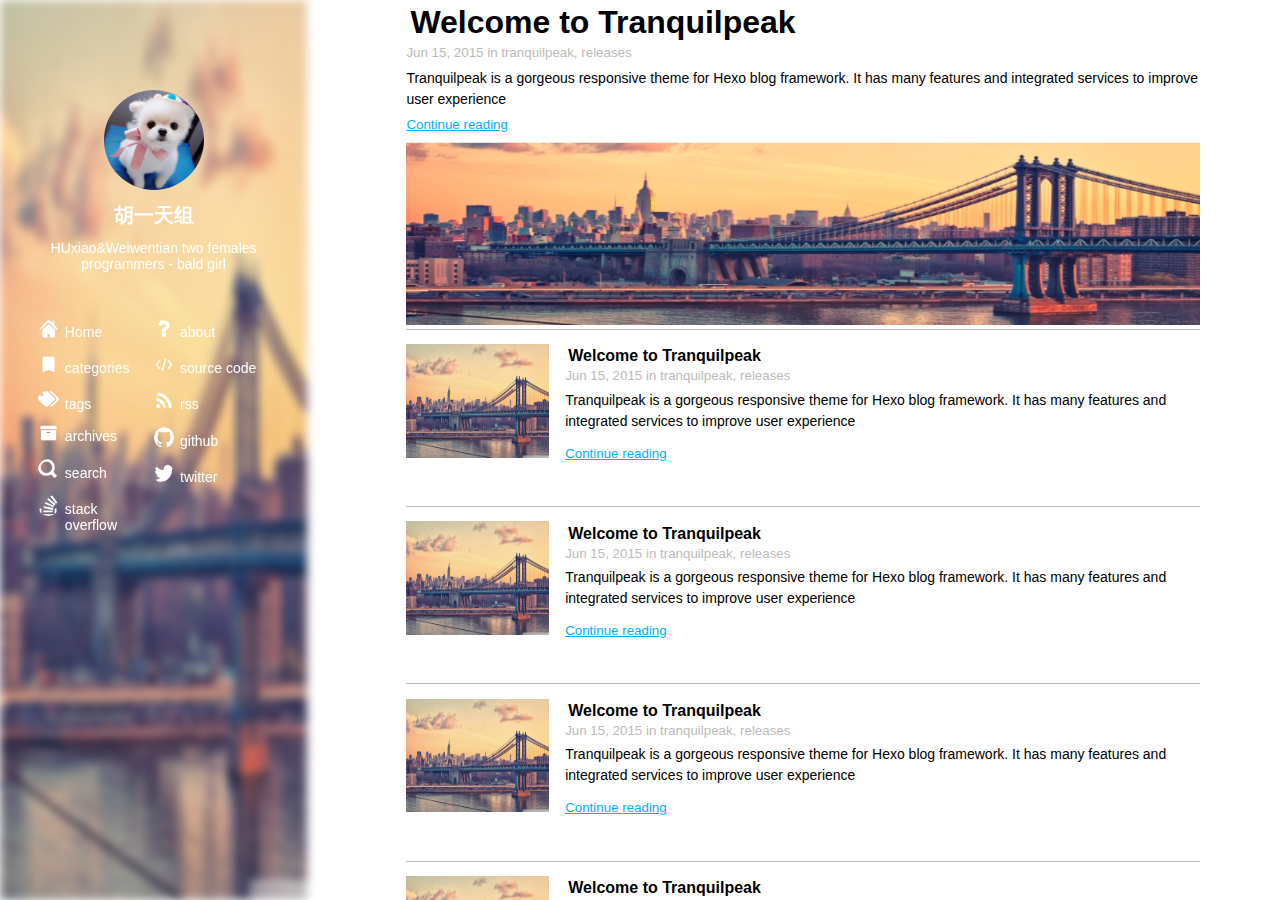
<file: index.html>
<!DOCTYPE html>
<html>

<head>
  <title>博客</title>
  <meta http-equiv="content-type" content="text/html" charset="utf-8">
  <meta http-equiv="X-UA-Compatible" content="IE=edge,chrome=1">
  <meta name="viewport" content="width=device-width,initial-scale=1.0">
  <link rel="stylesheet" type="text/css" href="css/index.css">
</head>

<body>
  <div class="background">
    <section class="wrapper">
      <aside class="aside">
        <div class="status-bg">
          <img class="bg-photo" src="image/city.jpg" alt="status bar background" />
        </div>

        <div class="status-bar">
          <div class="author-img">
            <img class="author-photo" src="image/author.png" alt="HuYiTian" />
          </div>
          <div class="author-info">
            <p class="author-name">胡一天组</p>
          </div>
          <div class="author-info">
            <p class="author-dec">HUxiao&Weiwentian two females programmers - bald girl</p>
          </div>
          <div class="items">
            <ul class="items-left">
              <li class="item-member">
                <img class="item-img" src="image/home.png" alt="home" />
                <a class="item-name" href="index.html">Home</a>
              </li>
              <li class="item-member">
                <img class="item-img" src="image/categories.png" alt="categories" />
                <a class="item-name" href="#">categories</a>
              </li>
              <li class="item-member">
                <img class="item-img" src="image/tags.png" alt="tags" />
                <a class="item-name" href="#">tags</a>
              </li>
              <li class="item-member">
                <img class="item-img" src="image/archives.png" alt="archives" />
                <a class="item-name" href="timeline.html">archives</a>
              </li>
              <li class="item-member">
                <img class="item-img" src="image/search.png" alt="search" />
                <a class="item-name" href="#">search</a>
              </li>
              <li class="item-member">
                <img class="item-img" src="image/stack.svg" alt="stack overflow" />
                <a class="item-name" href="#">stack overflow</a>
              </li>
            </ul>
            <ul class="items-right">
              <li class="item-member">
                <img class="item-img" src="image/about.png" alt="about" />
                <a class="item-name" href="aboutme.html">about</a>
              </li>
              <li class="item-member">
                <img class="item-img" src="image/source.png" alt="source code" />
                <a class="item-name" href="#">source code</a>
              </li>
              <li class="item-member">
                <img class="item-img" src="image/rss.png" alt="rss" />
                <a class="item-name" href="#">rss</a>
              </li>
              <li class="item-member">
                <img class="item-img" src="image/github.png" alt="home" />
                <a class="item-name" href="#">github</a>
              </li>
              <li class="item-member">
                <img class="item-img" src="image/twitter.png" alt="twitter" />
                <a class="item-name" href="#">twitter</a>
              </li>
            </ul>
          </div>
        </div>
      </aside>

      <div class="overflow">
        <article class="article">
          <div class="headline">
            <h1 class="blog-title">Welcome to Tranquilpeak</h1>
            <p class="blog-date">Jun 15, 2015 in tranquilpeak, releases</p>
            <p class="blog-desc">Tranquilpeak is a gorgeous responsive theme for Hexo blog framework. It has many
              features and integrated services to improve user experience</p>
            <a class="blog-link" href="article.html">Continue reading</a>
            <div class="blog-bg">
              <img class="blog-photo" src="image/blog.jpg" alt="blog content background" />
            </div>
          </div>

          <ul class="blog-list">
            <li class="blog-name">
              <img class="photo" src="image/city.jpg" alt="blog content background" />
              <div class="bg">
                <h4 class="blog-title">Welcome to Tranquilpeak</h4>
                <p class="blog-date">Jun 15, 2015 in tranquilpeak, releases</p>
                <p class="blog-desc desc">Tranquilpeak is a gorgeous responsive theme for Hexo blog framework. It has
                  many features
                  and integrated services to improve user experience</p>
                <a class="blog-link" href="article.html">Continue reading</a>
              </div>
            </li>
            <li class="blog-name">
              <img class="photo" src="image/city.jpg" alt="blog content background" />
              <div class="bg">
                <h4 class="blog-title">Welcome to Tranquilpeak</h4>
                <p class="blog-date">Jun 15, 2015 in tranquilpeak, releases</p>
                <p class="blog-desc desc">Tranquilpeak is a gorgeous responsive theme for Hexo blog framework. It has
                  many features
                  and integrated services to improve user experience</p>
                <a class="blog-link" href="article.html">Continue reading</a>
              </div>
            </li>
            <li class="blog-name">
              <img class="photo" src="image/city.jpg" alt="blog content background" />
              <div class="bg">
                <h4 class="blog-title">Welcome to Tranquilpeak</h4>
                <p class="blog-date">Jun 15, 2015 in tranquilpeak, releases</p>
                <p class="blog-desc desc">Tranquilpeak is a gorgeous responsive theme for Hexo blog framework. It has
                  many features
                  and integrated services to improve user experience</p>
                <a class="blog-link" href="article.html">Continue reading</a>
              </div>
            </li>
            <li class="blog-name">
              <img class="photo" src="image/city.jpg" alt="blog content background" />
              <div class="bg">
                <h4 class="blog-title">Welcome to Tranquilpeak</h4>
                <p class="blog-date">Jun 15, 2015 in tranquilpeak, releases</p>
                <p class="blog-desc desc">Tranquilpeak is a gorgeous responsive theme for Hexo blog framework. It has
                  many features
                  and integrated services to improve user experience</p>
                <a class="blog-link" href="article.html">Continue reading</a>
              </div>
            </li>
            <li class="blog-name">
              <img class="photo" src="image/city.jpg" alt="blog content background" />
              <div class="bg">
                <h4 class="blog-title">Welcome to Tranquilpeak</h4>
                <p class="blog-date">Jun 15, 2015 in tranquilpeak, releases</p>
                <p class="blog-desc desc">Tranquilpeak is a gorgeous responsive theme for Hexo blog framework. It has
                  many features
                  and integrated services to improve user experience</p>
                <a class="blog-link">Continue reading</a>
              </div>
            </li>
          </ul>
        </article>
      </div>
    </section>
  </div>
</body>

</html>
</file>
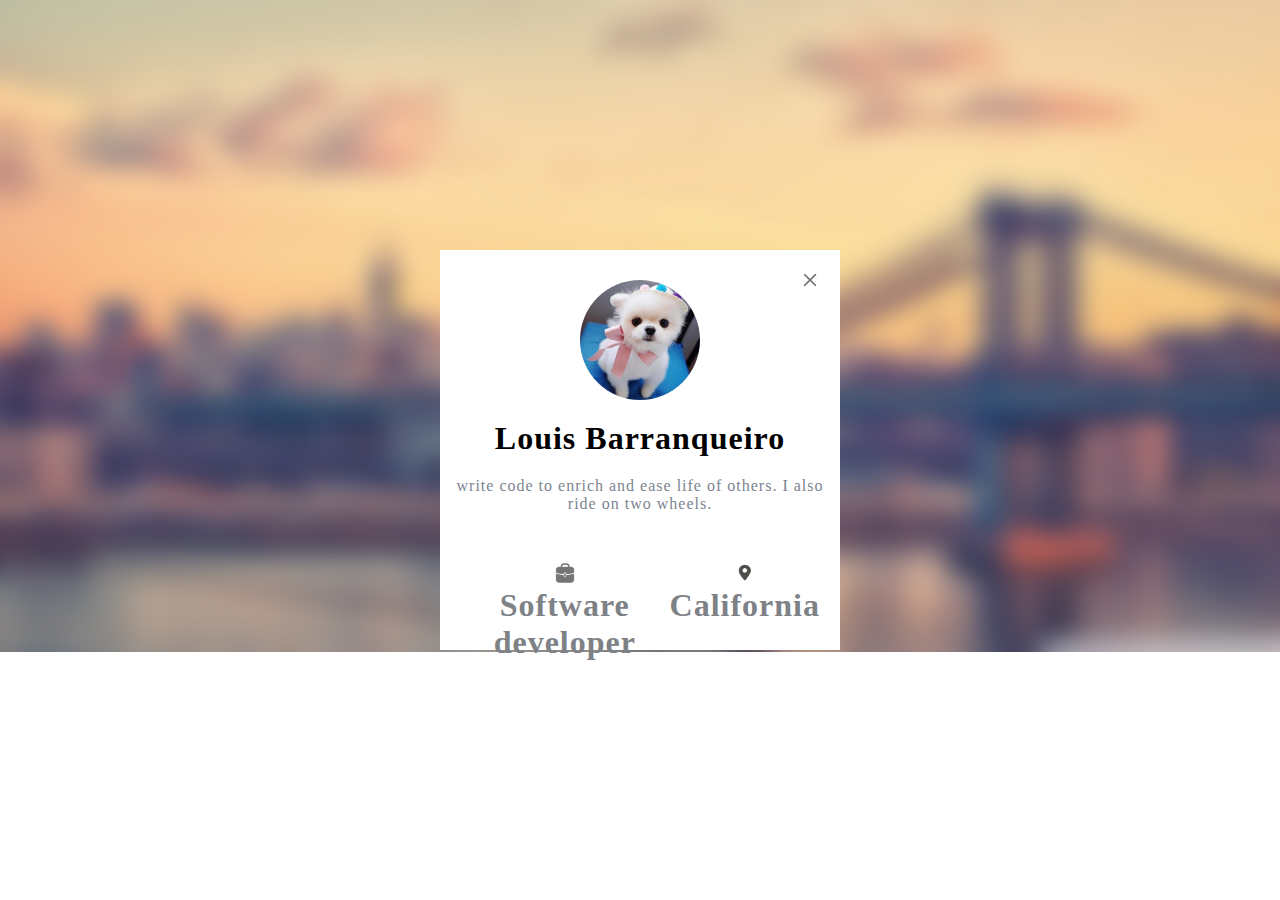
<file: aboutme.html>
<!DOCTYPE html>
<html lang="en">

<head>
  <meta charset="UTF-8">
  <title>About me</title>
  <link rel="stylesheet" href="css/aboutme.css">
</head>

<body>
  <article>
    <img class="background" src="image/cover.jpg" alt="">

    <section class="profile">
      <article class="close">
        <a href="index.html"><img src="image/close.png"></a>
      </article>

      <article class="photo">
        <img src="image/author.png">
      </article>

      <article class="name">
        <h1>Louis Barranqueiro</h1>
      </article>

      <article class="introduction">
        <p>write code to enrich and ease life of others. I also ride on two wheels.</p>
      </article>

      <article class="info">
        <section class="carrer">
          <img src="image/carrer.png">
          <h1>Software developer</h1>
        </section>

        <section class="location">
          <img src="image/location.png">
          <h1>California</h1>
        </section>
      </article>
    </section>
  </article>
</body>

</html>
</file>
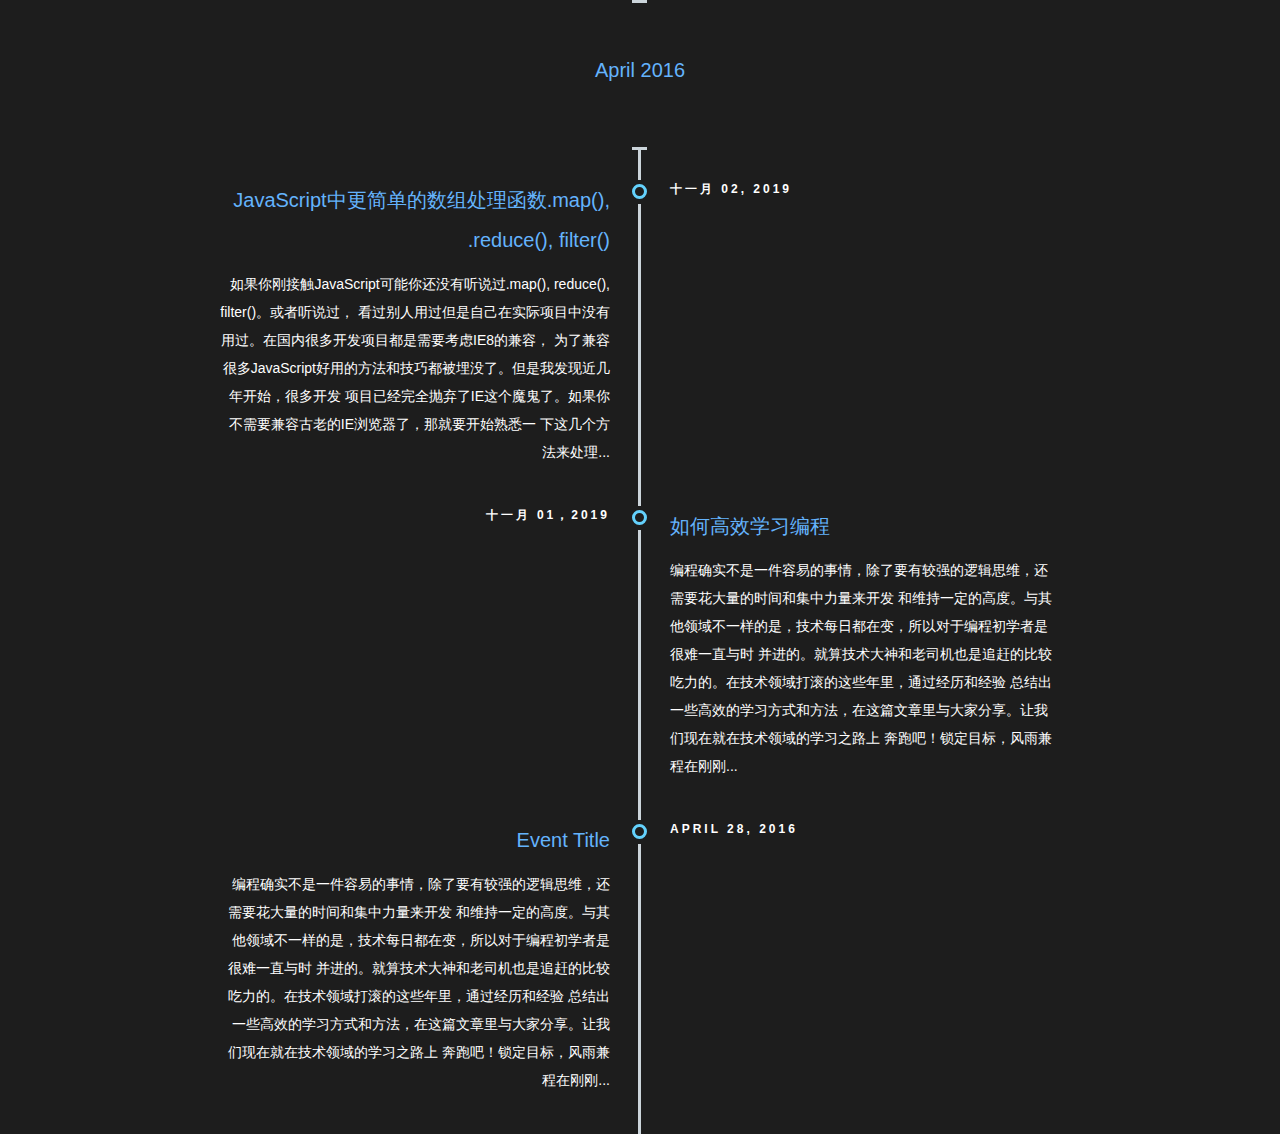
<file: timeline.html>
<!DOCTYPE html>
<html>

<head>
  <meta charset="UTF-8">
  <title>Simple Responsive Timeline</title>
  <meta name="viewport" content="width=device-width, initial-scale=1">
  <link rel='stylesheet prefetch' href='https://maxcdn.bootstrapcdn.com/bootstrap/3.3.6/css/bootstrap.min.css'>
  <link rel="stylesheet" href="css/timeline.css">
</head>

<body>
  <div class="row example-centered">
    <div class="col-xs-10 col-xs-offset-1 col-sm-8 col-sm-offset-2">
      <ul class="timeline timeline-centered">
        <li class="timeline-item period">
          <div class="timeline-marker"></div>
          <div class="timeline-content">
            <h2 class="timeline-title">April 2016</h2>
          </div>
        </li>
        <li class="timeline-item">
          <div class="timeline-info info1">
            <span>十一月 02, 2019</span>
          </div>
          <div class="timeline-marker"></div>
          <div class="timeline-content">
            <h3 class="timeline-title">JavaScript中更简单的数组处理函数.map(), .reduce(), filter()</h3>
            <p>
              如果你刚接触JavaScript可能你还没有听说过.map(), reduce(), filter()。或者听说过，
              看过别人用过但是自己在实际项目中没有用过。在国内很多开发项目都是需要考虑IE8的兼容，
              为了兼容很多JavaScript好用的方法和技巧都被埋没了。但是我发现近几年开始，很多开发
              项目已经完全抛弃了IE这个魔鬼了。如果你不需要兼容古老的IE浏览器了，那就要开始熟悉一
              下这几个方法来处理...
            </p>
          </div>
        </li>
        <li class="timeline-item">
            <div class="timeline-info info2">
              <span>十一月 01，2019</span>
            </div>
            <div class="timeline-marker"></div>
            <div class="timeline-content">
              <h3 class="timeline-title">如何高效学习编程</h3>
              <p>
                编程确实不是一件容易的事情，除了要有较强的逻辑思维，还需要花大量的时间和集中力量来开发
                和维持一定的高度。与其他领域不一样的是，技术每日都在变，所以对于编程初学者是很难一直与时
                并进的。就算技术大神和老司机也是追赶的比较吃力的。在技术领域打滚的这些年里，通过经历和经验
                总结出一些高效的学习方式和方法，在这篇文章里与大家分享。让我们现在就在技术领域的学习之路上
                奔跑吧！锁定目标，风雨兼程在刚刚...
              </p>
            </div>
          </li>
          <li class="timeline-item">
              <div class="timeline-info info3">
                <span>April 28, 2016</span>
              </div>
              <div class="timeline-marker"></div>
              <div class="timeline-content">
                <h3 class="timeline-title">Event Title</h3>
                <p>
                  编程确实不是一件容易的事情，除了要有较强的逻辑思维，还需要花大量的时间和集中力量来开发
                  和维持一定的高度。与其他领域不一样的是，技术每日都在变，所以对于编程初学者是很难一直与时
                  并进的。就算技术大神和老司机也是追赶的比较吃力的。在技术领域打滚的这些年里，通过经历和经验
                  总结出一些高效的学习方式和方法，在这篇文章里与大家分享。让我们现在就在技术领域的学习之路上
                  奔跑吧！锁定目标，风雨兼程在刚刚...
                </p>
              </div>
            </li>
      </ul>
    </div>
  </div>
  </div>
</body>

</html>
</file>
<file: css/index.css>
* {
  margin: 0;
  padding: 0;
  font-family: Arial, Helvetica, sans-serif;
}

.background {
  width: 100vw;
  height: 100vh;
  overflow-x: hidden;
  overflow-y: hidden;
}
.status-bg {
  width: 100%;
  height: 100%;
  filter: blur(5px);
}
.wrapper {
  width: 100%;
  height: 100%;
}

.aside {
  display: flex;
  justify-content: center;
  align-items: center;
  float: left;

  width: 24%;
  height: 100%;
}
.overflow {
  float: left;
  width: 76%;
  height: 100%;
  overflow-x: hidden;
}
.article {
  width: 102%;
  height: 100%;
  background-color: #FFF;
  padding: auto 10%;
  
  overflow-y: scroll;
}
.status-bar {
  width: 18%;
  height: 80%;
  margin: auto;

  position: absolute;
}
.bg-photo {
  width: 100%;
  height: 100%;
  max-width: 100%;
  max-height: 100%;
}
.author-img {
  display: flex;
  flex-direction: row;
  justify-content: center;
  align-items: center;
}
.author-photo {
  width: 100px;
  height: 100px;
  max-width: 150px;
  max-height: 150px;
  border-radius: 50%;
}
.author-info {
  display: flex;
  flex-direction: row;
  justify-content: center;
  align-items: center;
  font-size: 14px;
}
.author-name {
  margin-top: 5%;
  font-size: 20px;
  font-weight: bolder;
  color: white;
}
.author-dec {  
  text-align: center;
  margin-top: 5%;
  color: white;
}
.items {
  margin-top: 15%;
}
.items-left {
  float: left;  
  display: flex;
  flex-direction: column;
  flex-wrap: wrap;
  justify-content: flex-start;
  align-items: flex-start;
  align-content: stretch;

  width: 50%;
}
.items-right {
  float: left;
  display: flex;
  flex-direction: column;
  flex-wrap: wrap;
  justify-content: flex-start;
  align-items: flex-start;
  align-content: stretch;

  width: 50%;
}
.item-img {
  width: 18%;
  height: 18%;
  max-width: 20%;
  max-height: 20%;
  border-radius: 50%;
}
.item-member {
  position: relative;
  padding: auto;
  width: 100%;
  height: 30%;
  margin-top: 10%;
  list-style: none;
}
.item-name {
  position: absolute;
  margin: 5% 5%;
  color: white;
  font-size: 14px;
  text-decoration: none;
}
.headline {
  position: relative;
  left: 10%;
  
  width: 80%;
  height: 35%;
  margin-bottom: 1%;
}
.blog-title {
  margin: 0.5%;
  
  font-weight: bolder;
}
.blog-date {
  margin-bottom: 1%;
  color: #bbb;
  font-size: smaller;
}
.blog-desc {
  margin-bottom: 0.6%;
  font-size: 14px;
  line-height: 150%;
}
.blog-link {
  color: rgb(0, 174, 255);
  font-size: smaller;
}
.blog-bg {
  margin-top: 1.2%;
  width: 100%;
  height: 58%;
  max-width: 100%;
  max-height: 80%;  
}
.blog-photo {
  width: 100%;
  height: 100%;
  max-width: 100%;
  max-height: 100%;
}
.blog-list {
  position: relative;
  left: 10%;

  width: 80%;
  height: 60%;
}
.blog-name {
  padding-top: 1.8%;
  border-top: 1px solid #bbb;
  width: 100%;
  height: 30%;
  list-style: none;
}
.blog-name .photo {
  float: left;

  width: 18%;
  height: 70%;
  max-width: 30%;
  max-height: 80%;
}
.blog-name .bg {
  float: left;

  padding-left: 2%;
  width: 78%;
  height: 100%;
  max-width: 100%;
  max-height: 60%;
}
.bg .desc {
  margin-bottom: 2%;
}
</file>
<file: css/aboutme.css>
* {
  margin: 0;
  padding: 0;
  font-family: "微软雅黑";
  letter-spacing: 1px;
}

img {
  display: inline-block;
}

article img.background {
  width: 100%;
  height: 652px;
  position: absolute;
}

.close {
  float: right;
  margin-right: 20px;
  margin-top: 20px;
}

.close>a>img {
  width: 20px;
  height: 20px;
}

.photo {
  width: 120px;
  height: 120px;
  text-align: center;
  margin: 30px auto;
  margin-bottom: 0;
}

.photo>img {
  width: 120px;
  height: 120px;
  border-radius: 60px;
}

.name {
  text-align: center;
  margin: 20px auto;
}

.introduction {
  margin: 20px auto;
  text-align: center;
  width: 380px;
  color: #7B848F;
}

.carrer>img {
  width: 20px;
  height: 20px;
}

.location>img {
  width: 20px;
  height: 20px;
}

.info {
  width: 360px;
  height: 80px;
  margin: 50px auto;
  display: flex;
  justify-content: space-between;
  color: #7E8186;
  top: 0;
  bottom: 0;
}

.info>section {
  display: inline-block;
  text-align: center;
}

.profile {
  animation: appear 2s linear 0s 1 normal;
}

@keyframes appear {
  0% {
    position: absolute;
    width: 400px;
    height: 400px;
    margin: auto;
    background-color: white;
    position: absolute;
    top: -2000px;
    right: 0;
    left: 0;
    z-index: 99999;
  }
  100% {
    width: 400px;
    height: 400px;
    margin: auto;
    background-color: white;
    position: absolute;
    top: 0;
    right: 0;
    bottom: 0;
    left: 0;
    z-index: 99999;
  }
}

.profile {
  width: 400px;
  height: 400px;
  margin: auto;
  background-color: white;
  position: absolute;
  top: 0;
  right: 0;
  bottom: 0;
  left: 0;
  z-index: 99999;
}
</file>
<file: css/timeline.css>
body {
  color: #fff;
  background: #1D1D1D;
  font-family: Arial, Helvetica, sans-serif;
  padding: 0;
  overflow-x: hidden;
}

h2, h3 {
  color: #64b3fc;
  margin-top: 0;
  font-size: 20px;
}
.timeline {
  line-height: 1.4em;
  list-style: none;
  margin: 0;
  padding: 0;
  width: 100%;
}
.timeline h2, .timeline h3 {
  line-height: 2em;
}
.timeline-item {
  padding-left: 40px;
  position: relative;
}
.timeline-item:last-child {
  padding-bottom: 0;
}
.timeline-info {
  font-size: 12px;
  font-weight: 700;
  letter-spacing: 3px;
  margin: 0 0 .5em 0;
  text-transform: uppercase;
  white-space: nowrap;
}
.info1 {
  
}
.timeline-marker {
  position: absolute;
  top: 0;
  bottom: 0;
  left: 0;
  width: 15px;
}
.timeline-marker:before {
  background: transparent;
  border: 3px solid #64d1fc;
  border-radius: 100%;
  content: "";
  display: block;
  height: 15px;
  position: absolute;
  top: 4px;
  left: 0;
  width: 15px;
}
/* 调虚实的 */
.timeline-marker:nth-child(3n)::before{
  background: #64d1fc;
  border: 3px solid transparent;
}
.timeline-marker:after {
  content: "";
  width: 3px;
  background: #CCD5DB;
  display: block;
  position: absolute;
  top: 24px;
  bottom: 0;
  left: 6px;
}
.timeline-content {
  padding-bottom: 40px;
}
.timeline-content p:last-child {
  margin-bottom: 0;
}
.timeline-content p {
  font-size: 14px;
  line-height: 2em;
}
.period .timeline-marker:before {
  background: transparent;
  content: "";
  width: 15px;
  height: auto;
  border: none;
  border-radius: 0;
  top: 0;
  bottom: 30px;
  position: absolute;
  border-top: 3px solid #CCD5DB;
  border-bottom: 3px solid #CCD5DB;
}
.period .timeline-marker:after {
  content: "";
  height: 32px;
  top: auto;
}
.period .timeline-content {
  padding: 40px 0 70px;
}
.period .timeline-title {
  margin: 0;
}

 @media (min-width: 992px) {
  .timeline-centered,
  .timeline-centered .timeline-item,
  .timeline-centered .timeline-info,
  .timeline-centered .timeline-marker,
  .timeline-centered .timeline-content {
    display: block;
    margin: 0;
    padding: 0;
  }
  .timeline-centered .timeline-item {
    padding-bottom: 40px;
    overflow: hidden;
  }
  .timeline-centered .timeline-marker {
    position: absolute;
    left: 50%;
    margin-left: -7.5px;
  }
  .timeline-centered .timeline-info,
  .timeline-centered .timeline-content {
    width: 50%;
  }
  .timeline-centered > .timeline-item:nth-child(odd) .timeline-info {
    float: left;
    text-align: right;
    padding-right: 30px;
  }
  .timeline-centered > .timeline-item:nth-child(odd) .timeline-content {
    float: right;
    text-align: left;
    padding-left: 30px;
  }
  .timeline-centered > .timeline-item:nth-child(even) .timeline-info {
    float: right;
    text-align: left;
    padding-left: 30px;
  }
  .timeline-centered > .timeline-item:nth-child(even) .timeline-content {
    float: left;
    text-align: right;
    padding-right: 30px;
  }
  .timeline-centered > .timeline-item.period .timeline-content {
    float: none;
    padding: 0;
    width: 100%;
    text-align: center;
  }
  .timeline-centered .timeline-item.period {
    padding: 50px 0 90px;
  }
}
</file>
